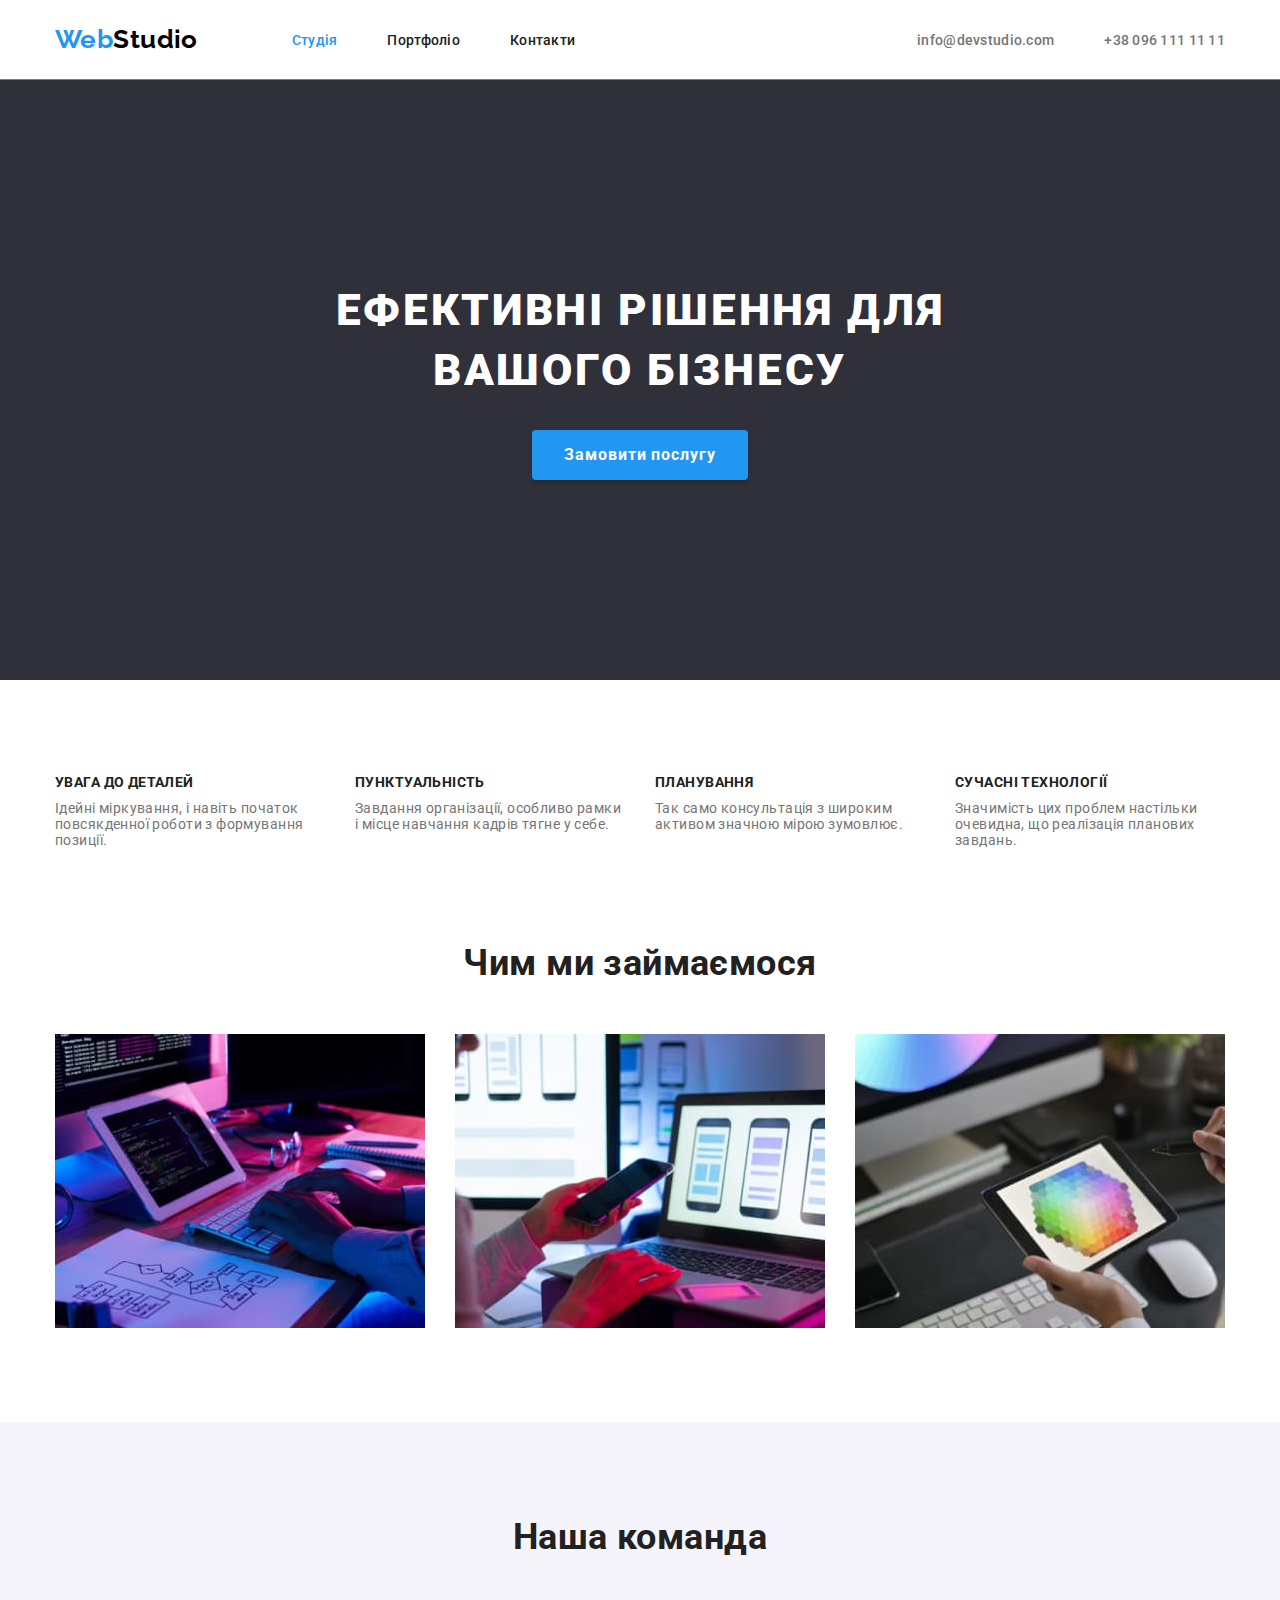
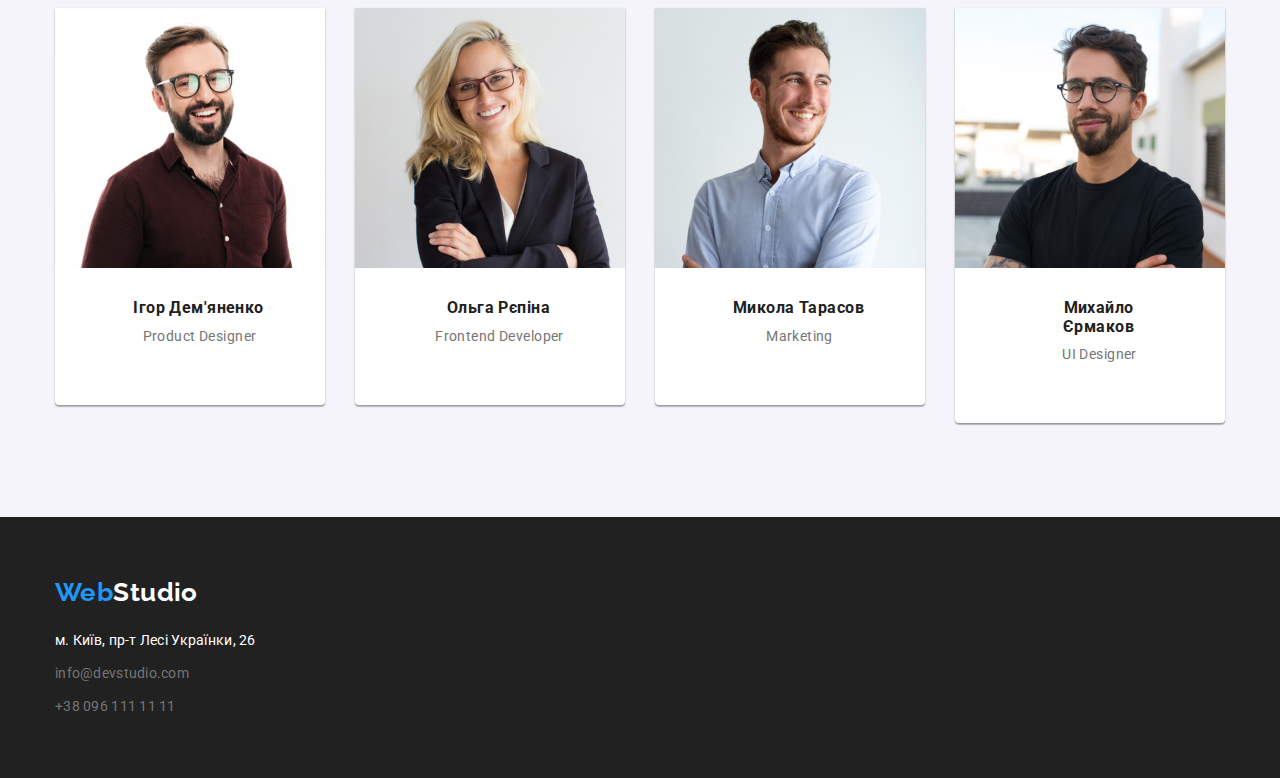
<file: index.html>
<!DOCTYPE html>
<html lang="uk">
  <head>
    <meta charset="UTF-8" />
    <meta http-equiv="X-UA-Compatible" content="IE=edge" />
    <meta name="viewport" content="width=device-width, initial-scale=1.0" />
    <title>Document</title>
    <link rel="preconnect" href="https://fonts.googleapis.com" />
    <link rel="preconnect" href="https://fonts.gstatic.com" crossorigin />
    <link
      href="https://fonts.googleapis.com/css2?family=Raleway:wght@700&family=Roboto:wght@400;500;700;900&display=swap"
      rel="stylesheet"
    />
    <link
      rel="stylesheet"
      href="https://cdnjs.cloudflare.com/ajax/libs/modern-normalize/0.6.0/modern-normalize.min.css"
    />
    <link rel="stylesheet" href="./css/styles.css" />
  </head>
  <body>
    <!-- Шапка -->
    <header class="page-header">
      <div class="container">
        <nav class="main-nav">
          <a href="index.html" lang="en" class="logo"
            ><span class="logo web">Web</span><span class="logo studio">Studio</span></a
          >
          <ul class="site-nav">
            <li class="site-nav-item">
              <a class="link-current" href="index.html">Студія</a>
            </li>
            <li class="site-nav-item">
              <a href="./portfolio.html">Портфоліо</a>
            </li>
            <li class="site-nav-item">
              <a href="#">Контакти</a>
            </li>
          </ul>
        </nav>
        <ul class="site-cont">
          <li class="site-cont-item">
            <a href="mailto:info@devstudio.com">info@devstudio.com</a>
          </li>
          <li class="site-cont-item">
            <a href="tel:+380961111111">+38 096 111 11 11</a>
          </li>
        </ul>
      </div>
    </header>
    <!-- Основний контент сторінки -->
    <main>
      <!-- Герой -->
      <section class="hero-section">
        <div class="container">
          <h1 class="hero-title">Ефективні рішення для вашого бізнесу</h1>
          <button class="button-hero" type="button">Замовити послугу</button>
        </div>
      </section>
      <!--  Особливості -->
      <section class="section">
        <div class="container">
          <h2 class="section-title oportunities-title">Наші особливості</h2>
          <ul class="oportunities-list">
            <li class="oportunities-item">
              <h3 class="oportunities">Увага до деталей</h3>
              <p>Ідейні міркування, і навіть початок повсякденної роботи з формування позиції.</p>
            </li>
            <li class="oportunities-item">
              <h3 class="oportunities">Пунктуальність</h3>
              <p>Завдання організації, особливо рамки і місце навчання кадрів тягне у себе.</p>
            </li>
            <li class="oportunities-item">
              <h3 class="oportunities">Планування</h3>
              <p>Так само консультація з широким активом значною мірою зумовлює.</p>
            </li>
            <li class="oportunities-item">
              <h3 class="oportunities">Сучасні технології</h3>
              <p>Значимість цих проблем настільки очевидна, що реалізація планових завдань.</p>
            </li>
          </ul>
        </div>
      </section>
      <!-- Чим ми займаємося -->
      <section class="section-what-we-do">
        <div class="container">
          <h2 class="section-title">Чим ми займаємося</h2>
          <ul class="our-work-list">
            <li class="our-work-list-item">
              <img src="./images/keyboard.jpg" alt="Друк на клавіатурі" width="370" />
            </li>
            <li class="our-work-list-item">
              <img src="./images/phone.jpg" alt="Телефон в руці" width="370" />
            </li>
            <li class="our-work-list-item">
              <img src="./images/tablet.jpg" alt="Графічний планшет в руці" width="370" />
            </li>
          </ul>
        </div>
      </section>
      <!-- Наша команда -->
      <section class="section section-team">
        <div class="container">
          <h2 class="section-title">Наша команда</h2>
          <ul class="team-list">
            <li class="team-card">
              <img
                class="team-image"
                src="./images/developer1.jpg"
                alt="Усміхнений працівник компанії в окулярах"
                width="270"
              />
              <div class="team-item">
                <h3 class="name">Ігор Дем'яненко</h3>
                <p class="team-position">Product Designer</p>
              </div>
            </li>
            <li class="team-card">
              <img
                class="team-image"
                src="./images/developer2.jpg"
                alt="Усміхнена дівчина в окулярах"
                width="270"
              />
              <div class="team-item">
                <h3 class="name">Ольга Рєпіна</h3>
                <p class="team-position">Frontend Developer</p>
              </div>
            </li>
            <li class="team-card">
              <img
                class="team-image"
                src="./images/developer3.jpg"
                alt="Усміхнений працівник компанії"
                width="270"
              />
              <div class="team-item">
                <h3 class="name">Микола Тарасов</h3>
                <p class="team-position">Marketing</p>
              </div>
            </li>
            <li class="team-card">
              <img
                class="team-image"
                src="./images/developer4.jpg"
                alt="Усміхнений хлопець в окулярах"
                width="270"
              />
              <div class="team-item">
                <h3 class="name">Михайло Єрмаков</h3>
                <p class="team-position">UI Designer</p>
              </div>
            </li>
          </ul>
        </div>
      </section>
    </main>
    <!-- Футер -->
    <footer class="footer footer-section">
      <div class="container">
        <a href="index.html" lang="en" class="logo logo-footer"
          ><span class="logo-web">Web</span><span class="logo-studio2">Studio</span></a
        >
        <address>
          <ul class="footer-cont">
            <li class="footer-cont-item">
              <a
                class="map"
                href="https://www.google.com.ua/maps/search/%D0%BC.+%D0%9A%D0%B8%D1%97%D0%B2,+%D0%BF%D1%80-%D1%82+%D0%9B%D0%B5%D1%81%D1%96+%D0%A3%D0%BA%D1%80%D0%B0%D1%97%D0%BD%D0%BA%D0%B8,+26/@50.4265807,30.5361971,17z?hl"
                target="_blank"
                rel="noopener noreferrer nofollow"
                >м. Київ, пр-т Лесі Українки, 26</a
              >
            </li>
            <li class="footer-cont-item">
              <a href="mailto:mailto:info@devstudio.com">info@devstudio.com</a>
            </li>
            <li class="footer-cont-item">
              <a href="tel:+380961111111">+38 096 111 11 11</a>
            </li>
          </ul>
        </address>
      </div>
    </footer>
  </body>
</html>
</file>
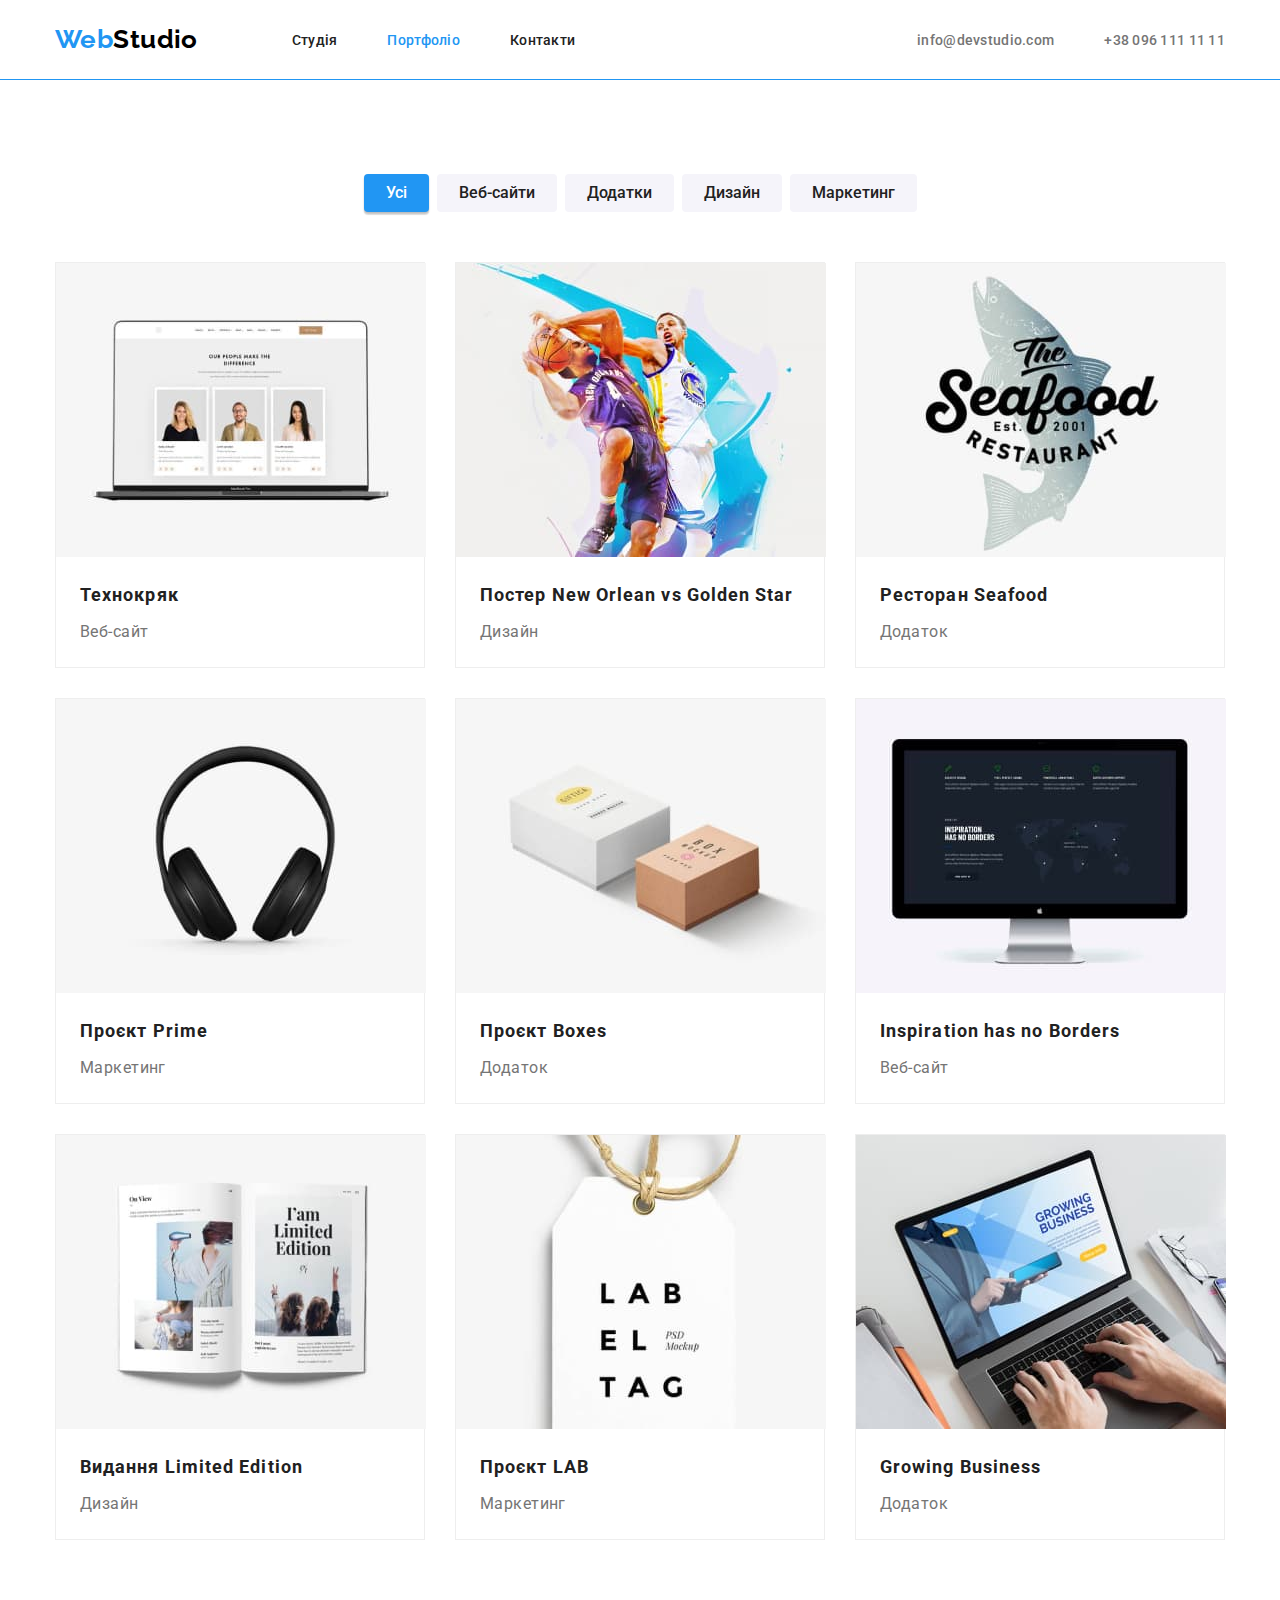
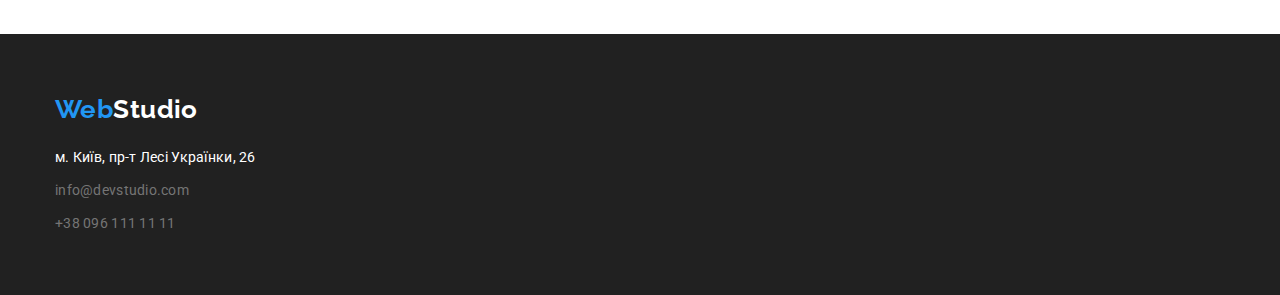
<file: portfolio.html>
<!DOCTYPE html>
<html lang="uk">
  <head>
    <meta charset="UTF-8" />
    <meta http-equiv="X-UA-Compatible" content="IE=edge" />
    <meta name="viewport" content="width=device-width, initial-scale=1.0" />
    <title>Document</title>
    <link rel="preconnect" href="https://fonts.googleapis.com" />
    <link rel="preconnect" href="https://fonts.gstatic.com" crossorigin />
    <link
      href="https://fonts.googleapis.com/css2?family=Raleway:wght@700&family=Roboto:wght@400;500;700;900&display=swap"
      rel="stylesheet"
    />
    <link
      rel="stylesheet"
      href="https://cdnjs.cloudflare.com/ajax/libs/modern-normalize/0.6.0/modern-normalize.min.css"
    />
    <link rel="stylesheet" href="./css/styles.css" />
  </head>
  <body>
    <!-- Шапка -->
    <header class="page-header">
      <div class="container">
        <nav class="main-nav">
          <a href="index.html" lang="en" class="logo"
            ><span class="logo web">Web</span><span class="logo studio">Studio</span></a
          >
          <ul class="site-nav">
            <li class="site-nav-item">
              <a href="index.html">Студія</a>
            </li>
            <li class="site-nav-item">
              <a class="link-current" href="./portfolio.html">Портфоліо</a>
            </li>
            <li class="site-nav-item">
              <a href="#">Контакти</a>
            </li>
          </ul>
        </nav>
        <ul class="site-cont">
          <li class="site-cont-item">
            <a href="mailto:info@devstudio.com">info@devstudio.com</a>
          </li>
          <li class="site-cont-item">
            <a href="tel:+380961111111">+38 096 111 11 11</a>
          </li>
        </ul>
      </div>
    </header>
    <!-- Основний контент сторінки -->
    <main>
      <section class="section">
        <div class="container">
          <h1 class="title-portfolio">Портфоліо</h1>
          <ul class="button-portfolio-list">
            <li><button class="button-portfolio current" type="button">Усі</button></li>
            <li><button class="button-portfolio" type="button">Веб-сайти</button></li>
            <li><button class="button-portfolio" type="button">Додатки</button></li>
            <li><button class="button-portfolio" type="button">Дизайн</button></li>
            <li><button class="button-portfolio" type="button">Маркетинг</button></li>
          </ul>
          <ul class="works-list">
            <li class="works-card">
              <img
                class="works-image"
                src="./images/prtf1.jpg"
                alt="Приклад вебсайту"
                width="370"
              />
              <h2 class="works-name">Технокряк</h2>
              <p class="works-type">Веб-сайт</p>
            </li>
            <li class="works-card">
              <img
                class="works-image"
                src="./images/prtf2.jpg"
                alt="Постер з баскетболістами"
                width="370"
              />
              <h2 class="works-name">Постер New Orlean vs Golden Star</h2>
              <p class="works-type">Дизайн</p>
            </li>
            <li class="works-card">
              <img class="works-image" src="./images/prtf3.jpg" alt="Лого ресторану" width="370" />
              <h2 class="works-name">Ресторан Seafood</h2>
              <p class="works-type">Додаток</p>
            </li>
            <li class="works-card">
              <img class="works-image" src="./images/prtf4.jpg" alt="Навушники" width="370" />
              <h2 class="works-name">Проєкт Prime</h2>
              <p class="works-type">Маркетинг</p>
            </li>
            <li class="works-card">
              <img class="works-image" src="./images/prtf5.jpg" alt="Коробки" width="370" />
              <h2 class="works-name">Проєкт Boxes</h2>
              <p class="works-type">Додаток</p>
            </li>
            <li class="works-card">
              <img class="works-image" src="./images/prtf6.jpg" alt="Монітор" width="370" />
              <h2 class="works-name">Inspiration has no Borders</h2>
              <p class="works-type">Веб-сайт</p>
            </li>
            <li class="works-card">
              <img class="works-image" src="./images/prtf7.jpg" alt="Книга" width="370" />
              <h2 class="works-name">Видання Limited Edition</h2>
              <p class="works-type">Дизайн</p>
            </li>
            <li class="works-card">
              <img class="works-image" src="./images/prtf8.jpg" alt="Бірка" width="370" />
              <h2 class="works-name">Проєкт LAB</h2>
              <p class="works-type">Маркетинг</p>
            </li>
            <li class="works-card">
              <img class="works-image" src="./images/prtf9.jpg" alt="Ноутбук" width="370" />
              <h2 class="works-name">Growing Business</h2>
              <p class="works-type">Додаток</p>
            </li>
          </ul>
        </div>
      </section>
    </main>

    <!-- Футер -->
    <footer class="footer footer-section">
      <div class="container">
        <a href="index.html" lang="en" class="logo logo-footer"
          ><span class="logo-web">Web</span><span class="logo-studio2">Studio</span></a
        >
        <address>
          <ul class="footer-cont">
            <li class="footer-cont-item">
              <a
                class="map"
                href="https://www.google.com.ua/maps/search/%D0%BC.+%D0%9A%D0%B8%D1%97%D0%B2,+%D0%BF%D1%80-%D1%82+%D0%9B%D0%B5%D1%81%D1%96+%D0%A3%D0%BA%D1%80%D0%B0%D1%97%D0%BD%D0%BA%D0%B8,+26/@50.4265807,30.5361971,17z?hl"
                target="_blank"
                rel="noopener noreferrer nofollow"
                >м. Київ, пр-т Лесі Українки, 26</a
              >
            </li>
            <li class="footer-cont-item">
              <a href="mailto:mailto:info@devstudio.com">info@devstudio.com</a>
            </li>
            <li class="footer-cont-item">
              <a href="tel:+380961111111">+38 096 111 11 11</a>
            </li>
          </ul>
        </address>
      </div>
    </footer>
  </body>
</html>
</file>
<file: css/styles.css>
/* вторичний колір тексту #212121 */
/* основний колір тексту #757575 */
/* білий колір #FFFFFF */
/* колір акценту #2196F3 */
/* колір героя і футера #2F303A */
/* колір  фону секції #F5F4FA */
/* колір фону #F5F5F5 */
/* колір лого #000000 */

:root {
  --primary-text-color: #757575;
  --title-text-color: #212121;
  --accent-color: #2196f3;
}

body {
  background-color: #ffffff;
  color: var(--primary-text-color);
  font-family: Roboto, sans-serif;
  letter-spacing: 0.03em;
  font-size: 14px;
}
ul {
  list-style: none;
  padding: 0;
  margin: 0;
}
p {
  margin: 0;
  padding: 0;
}
h1,
h2,
h3,
h4,
h5,
h6 {
  padding: 0;
  margin: 0;
}
a {
  color: inherit;
  text-decoration-line: none;
}
button {
  cursor: pointer;
}
.container {
  margin-left: auto;
  margin-right: auto;
  width: 1200px;
  padding-left: 15px;
  padding-right: 15px;
}
.section {
  padding: 94px 0;
}
.section-what-we-do {
  padding: 0 0 94px;
}
.footer-section {
  padding: 60px 0;
}
img {
  display: block;
  max-width: 100%;
  height: auto;
}

/* основні стилі секцій */

.section-title {
  color: var(--title-text-color);
  font-weight: 700;
  font-size: 36px;
  line-height: calc(42 / 36);
  text-align: center;
  margin-bottom: 50px;
}
.page-header {
  border-bottom: 1px solid var(--accent-color);
}
/* logo */
.logo {
  font-family: Raleway, sans-serif;
  font-weight: 700;
  font-size: 26px;
  line-height: calc(31 / 26);
  padding: 24px 0;
}

.logo .web {
  color: var(--accent-color);
}
.logo .studio {
  color: #000000;
  margin-right: 94px;
}

/* navigation */

.site-nav {
  color: var(--title-text-color);
  display: flex;
}

.site-nav a:hover,
.site-nav a:focus {
  color: var(--accent-color);
}

.site-cont {
  color: var(--primary-text-color);
  font-style: normal;
  font-weight: 400;
  font-size: 14px;
  line-height: calc(24 / 14);
  display: flex;
}
.site-cont a:hover,
.site-cont a:focus {
  color: var(--accent-color);
}
.site-nav .link-current {
  color: var(--accent-color);
}
.site-nav,
.site-cont,
.footer-cont {
  font-family: 'Roboto';
  font-weight: 500;
  font-size: 14px;
  line-height: calc(16 / 14);
  letter-spacing: 0.02em;
}

.main-nav {
  display: flex;
  align-items: center;
}

header .container {
  display: flex;
  align-items: center;
  justify-content: space-between;
}

.site-nav-item:not(:last-child) {
  margin-right: 50px;
}
.site-cont-item:not(:last-child) {
  margin-right: 50px;
}

/* hero */

.hero-section {
  background-color: #2f303a;
  padding: 200px 0;
}
.hero-title {
  color: #ffffff;
  font-weight: 900;
  font-size: 44px;
  line-height: calc(60 / 44);
  text-align: center;
  letter-spacing: 0.06em;
  text-transform: uppercase;
  max-width: 669px;
  margin: 0 auto 30px;
}
.button-hero {
  display: block;
  color: #ffffff;
  background-color: var(--accent-color);
  font-weight: 700;
  font-size: 16px;
  line-height: calc(30 / 16);
  letter-spacing: 0.06em;
  text-align: center;
  box-shadow: 0px 4px 4px rgba(0, 0, 0, 0.15);
  border-radius: 4px;
  margin: 0 auto;
  padding: 10px 32px;
  border: var(--accent-color);
}
.button-hero:hover,
.button-hero:focus {
  background-color: #188ce8;
}

/* наші переваги */

.oportunities {
  color: var(--title-text-color);
  font-weight: 700;
  font-size: 14px;
  line-height: calc(16 / 14);
  text-transform: uppercase;
  margin-bottom: 10px;
}
.oportunities-list {
  display: flex;
  gap: 30px;
}
.oportunities-item {
  width: 270px;
}

/* Чим ми займаємося */

.our-work-list {
  display: flex;
  gap: 30px;
}
.our-work-list-item {
  max-width: 370px;
}

/* наша команда  */

.name {
  color: var(--title-text-color);
  font-size: 16px;
  margin-bottom: 10px;
  min-width: 145px;
}
.team-position {
  min-width: 147px;
}
.section-team {
  background-color: #f5f4fa;
}
.team-list {
  display: flex;
}
.team-item {
  padding: 30px 70px 60px;
  background-color: #ffffff;
  width: 270px;
  text-align: center;
  box-shadow: 0px 1px 3px rgba(0, 0, 0, 0.12), 0px 1px 1px rgba(0, 0, 0, 0.14),
    0px 2px 1px rgba(0, 0, 0, 0.2);
  border-radius: 0px 0px 4px 4px;
  border: transparent solid 1px;
}
.team-card:not(:last-child) {
  margin-right: 30px;
}
.team-image {
  box-shadow: 0px 1px 3px rgba(0, 0, 0, 0.12), 0px 1px 1px rgba(0, 0, 0, 0.14),
    0px 2px 1px rgba(0, 0, 0, 0.2);
}

/* футер */

.footer {
  background-color: var(--title-text-color);
}
.logo-footer {
  display: block;
  margin-bottom: 20px;
  padding: 0px;
}
.logo-studio2 {
  color: #ffffff;
}
.logo-web {
  color: var(--accent-color);
}
.map {
  color: #ffffff;
}
.footer-cont {
  color: var(--primary-text-color);
  font-style: normal;
  font-weight: 400;
  font-size: 14px;
  line-height: calc(24 / 14);
}
.footer-cont a:hover,
.footer-cont a:focus {
  color: var(--accent-color);
}
.footer-cont-item:not(:last-child) {
  margin-bottom: 9px;
}

/* css portfolio */

.title-portfolio,
.oportunities-title {
  display: none;
}
.works-name {
  color: var(--title-text-color);
  font-size: 18px;
  line-height: 2;
  letter-spacing: 0.06em;
  margin: 20px 24px 4px 24px;
}
.works-type {
  font-size: 16px;
  line-height: calc(30 / 16);
  margin: 0 24px 20px 24px;
}
.works-image {
  max-width: 370px;
}

.works-list {
  display: flex;
  flex-wrap: wrap;
  gap: 30px;
}
.works-card {
  width: 370px;
  border: 1px solid #eeeeee;
}

.button-portfolio {
  color: var(--title-text-color);
  background-color: #f5f4fa;
  font-style: normal;
  font-weight: 500;
  font-size: 16px;
  line-height: calc(26 / 16);
  padding: 6px 22px;
  text-align: center;
  border: none;
  border-radius: 4px;
  margin-bottom: 50px;
}
.button-portfolio:hover,
.button-portfolio:focus {
  color: #ffffff;
  background-color: var(--accent-color);
  box-shadow: 0px 3px 1px rgba(0, 0, 0, 0.1), 0px 1px 2px rgba(0, 0, 0, 0.08),
    0px 2px 2px rgba(0, 0, 0, 0.12);
}
.button-portfolio.current {
  color: #ffffff;
  background-color: var(--accent-color);
  box-shadow: 0px 3px 1px rgba(0, 0, 0, 0.1), 0px 1px 2px rgba(0, 0, 0, 0.08),
    0px 2px 2px rgba(0, 0, 0, 0.12);
}
.button-portfolio-list {
  display: flex;
  justify-content: center;
  gap: 8px;
}
</file>
